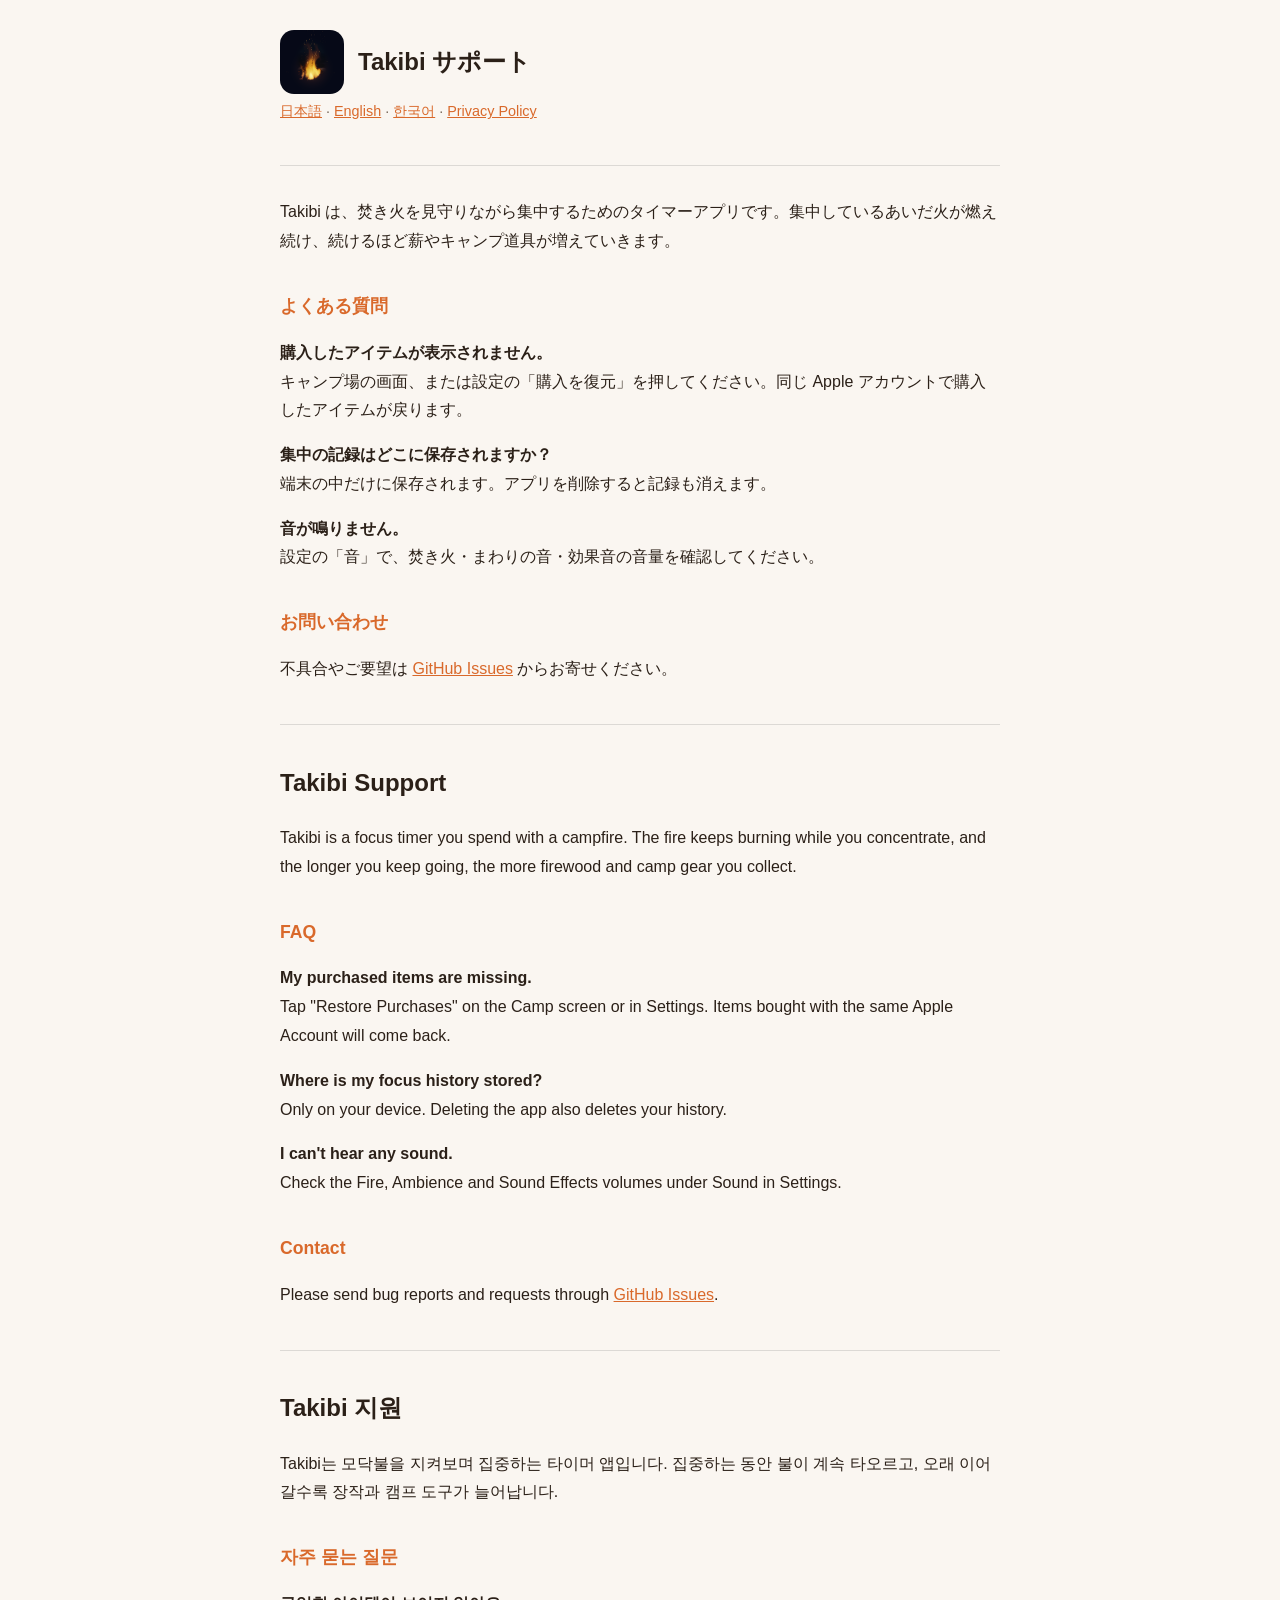
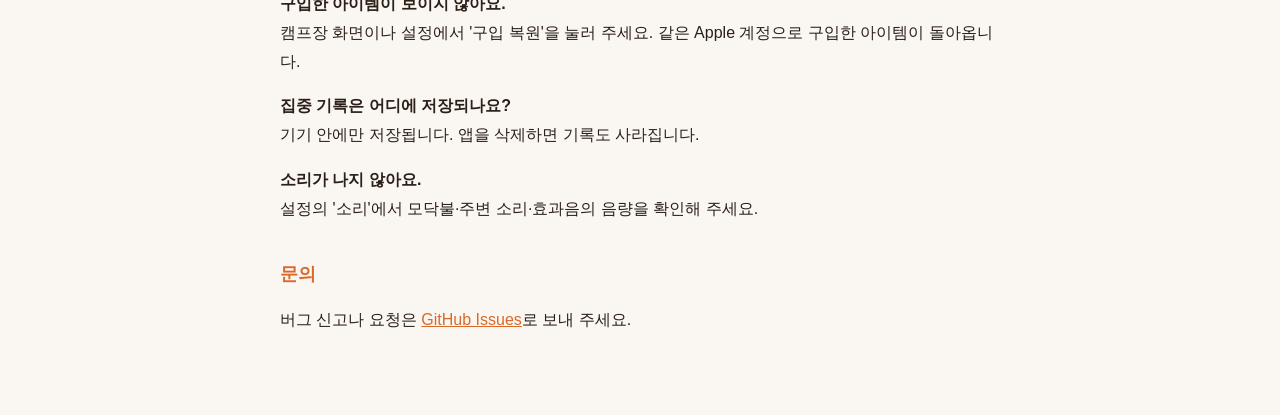
<file: index.html>
<!DOCTYPE html>
<html lang="ja">
<head>
<meta charset="utf-8">
<meta name="viewport" content="width=device-width, initial-scale=1">
<title>Takibi Support</title>
<link rel="stylesheet" href="style.css">
</head>
<body>
<header><img src="icon.png" alt=""><h1>Takibi サポート</h1></header>
<nav class="muted"><a href="#ja">日本語</a> · <a href="#en">English</a> · <a href="#ko">한국어</a> · <a href="privacy.html">Privacy Policy</a></nav>

<section id="ja">
<p>Takibi は、焚き火を見守りながら集中するためのタイマーアプリです。集中しているあいだ火が燃え続け、続けるほど薪やキャンプ道具が増えていきます。</p>
<h2>よくある質問</h2>
<p><b>購入したアイテムが表示されません。</b><br>キャンプ場の画面、または設定の「購入を復元」を押してください。同じ Apple アカウントで購入したアイテムが戻ります。</p>
<p><b>集中の記録はどこに保存されますか？</b><br>端末の中だけに保存されます。アプリを削除すると記録も消えます。</p>
<p><b>音が鳴りません。</b><br>設定の「音」で、焚き火・まわりの音・効果音の音量を確認してください。</p>
<h2>お問い合わせ</h2>
<p>不具合やご要望は <a href="https://github.com/TaigaYanai-git/Takibi/issues">GitHub Issues</a> からお寄せください。</p>
</section>

<section id="en" lang="en">
<h1>Takibi Support</h1>
<p>Takibi is a focus timer you spend with a campfire. The fire keeps burning while you concentrate, and the longer you keep going, the more firewood and camp gear you collect.</p>
<h2>FAQ</h2>
<p><b>My purchased items are missing.</b><br>Tap "Restore Purchases" on the Camp screen or in Settings. Items bought with the same Apple Account will come back.</p>
<p><b>Where is my focus history stored?</b><br>Only on your device. Deleting the app also deletes your history.</p>
<p><b>I can't hear any sound.</b><br>Check the Fire, Ambience and Sound Effects volumes under Sound in Settings.</p>
<h2>Contact</h2>
<p>Please send bug reports and requests through <a href="https://github.com/TaigaYanai-git/Takibi/issues">GitHub Issues</a>.</p>
</section>

<section id="ko" lang="ko">
<h1>Takibi 지원</h1>
<p>Takibi는 모닥불을 지켜보며 집중하는 타이머 앱입니다. 집중하는 동안 불이 계속 타오르고, 오래 이어 갈수록 장작과 캠프 도구가 늘어납니다.</p>
<h2>자주 묻는 질문</h2>
<p><b>구입한 아이템이 보이지 않아요.</b><br>캠프장 화면이나 설정에서 '구입 복원'을 눌러 주세요. 같은 Apple 계정으로 구입한 아이템이 돌아옵니다.</p>
<p><b>집중 기록은 어디에 저장되나요?</b><br>기기 안에만 저장됩니다. 앱을 삭제하면 기록도 사라집니다.</p>
<p><b>소리가 나지 않아요.</b><br>설정의 '소리'에서 모닥불·주변 소리·효과음의 음량을 확인해 주세요.</p>
<h2>문의</h2>
<p>버그 신고나 요청은 <a href="https://github.com/TaigaYanai-git/Takibi/issues">GitHub Issues</a>로 보내 주세요.</p>
</section>
</body>
</html>
</file>
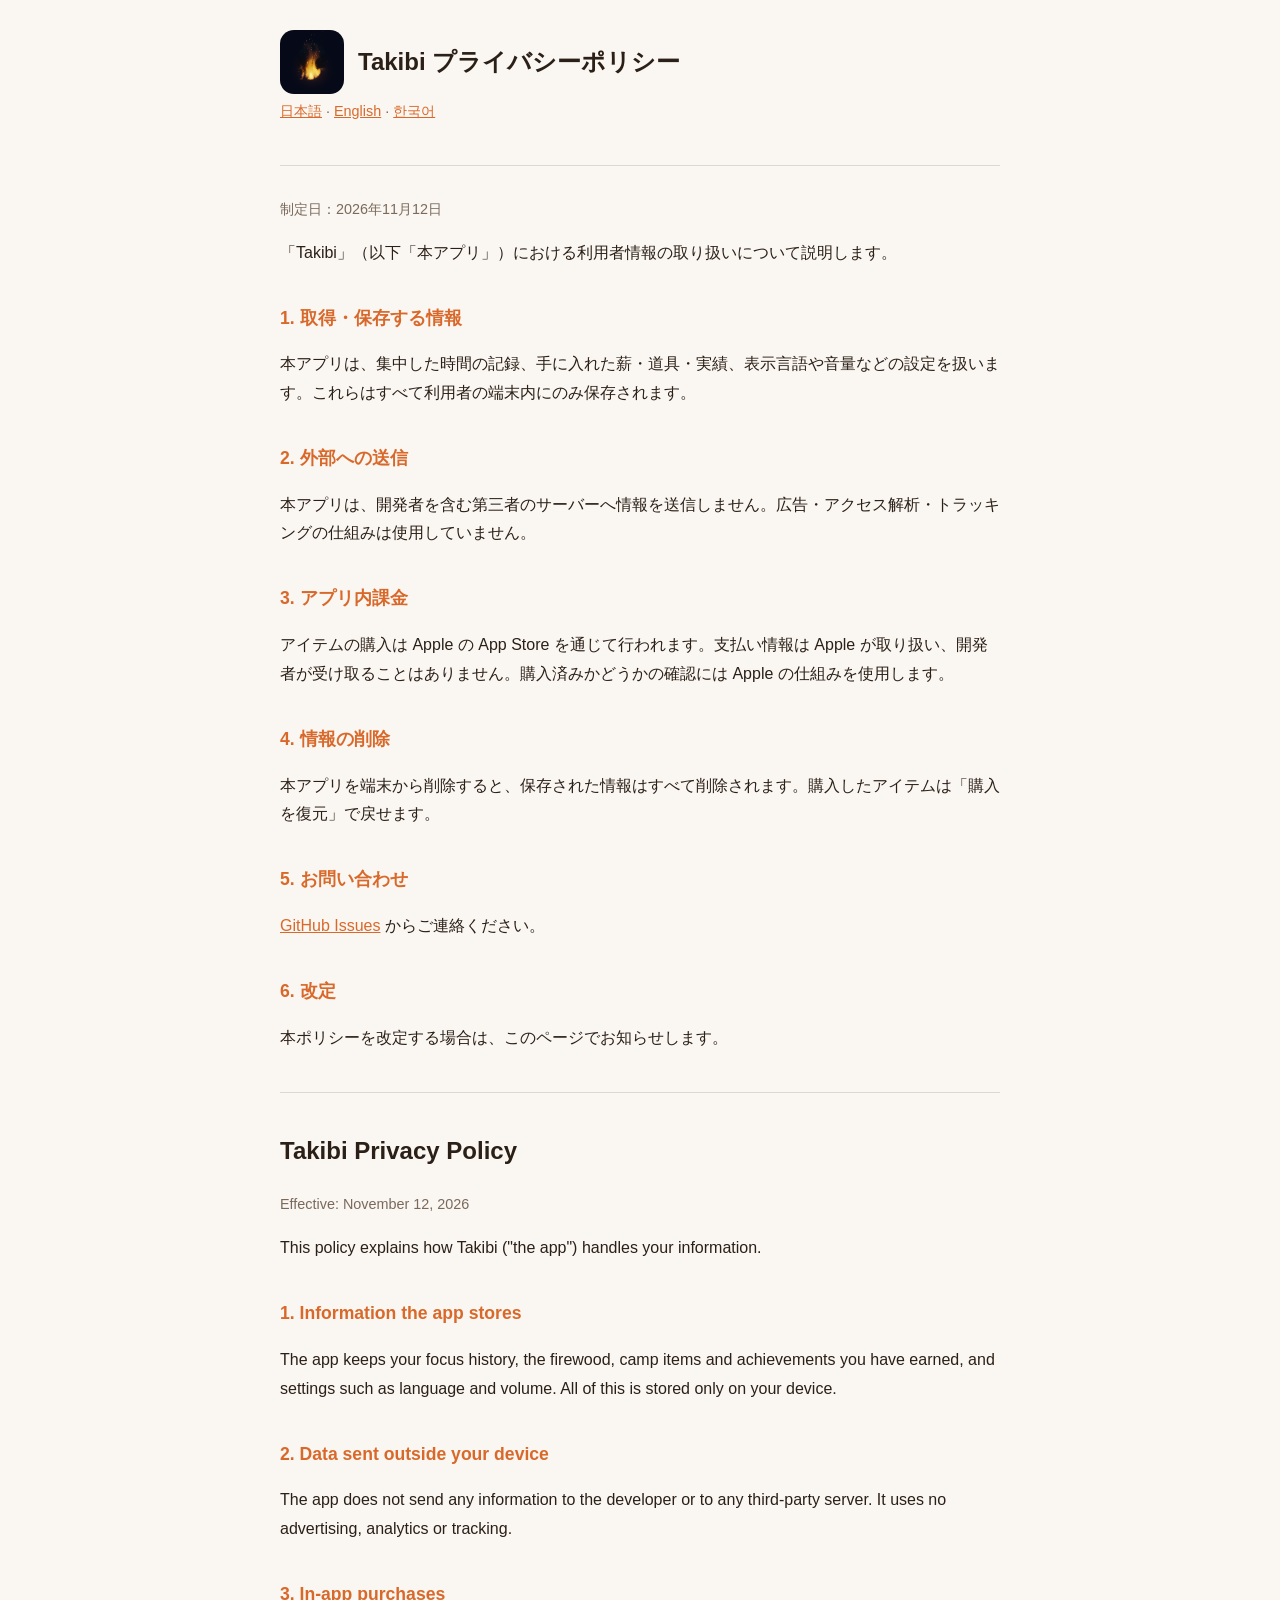
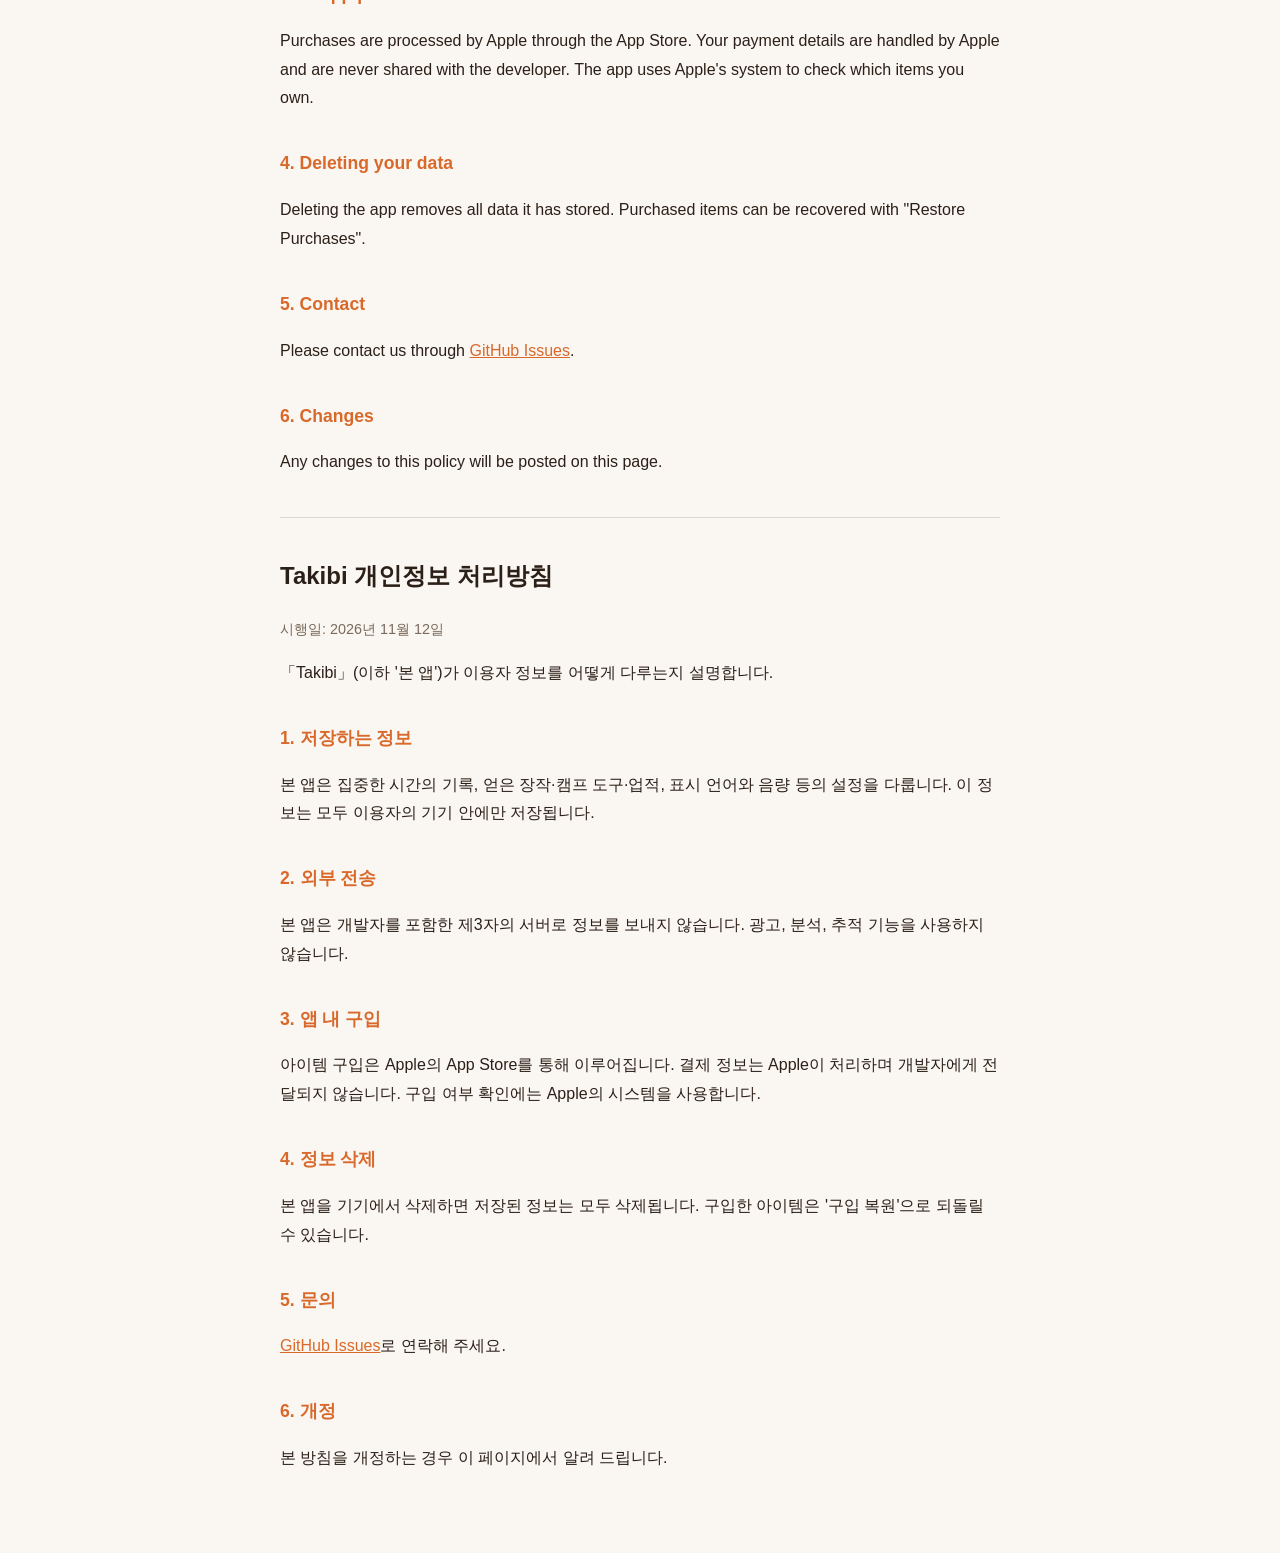
<file: privacy.html>
<!DOCTYPE html>
<html lang="ja">
<head>
<meta charset="utf-8">
<meta name="viewport" content="width=device-width, initial-scale=1">
<title>Takibi Privacy Policy</title>
<link rel="stylesheet" href="style.css">
</head>
<body>
<header><img src="icon.png" alt=""><h1>Takibi プライバシーポリシー</h1></header>
<nav class="muted"><a href="#ja">日本語</a> · <a href="#en">English</a> · <a href="#ko">한국어</a></nav>

<section id="ja">
<p class="muted">制定日：2026年11月12日</p>
<p>「Takibi」（以下「本アプリ」）における利用者情報の取り扱いについて説明します。</p>
<h2>1. 取得・保存する情報</h2>
<p>本アプリは、集中した時間の記録、手に入れた薪・道具・実績、表示言語や音量などの設定を扱います。これらはすべて利用者の端末内にのみ保存されます。</p>
<h2>2. 外部への送信</h2>
<p>本アプリは、開発者を含む第三者のサーバーへ情報を送信しません。広告・アクセス解析・トラッキングの仕組みは使用していません。</p>
<h2>3. アプリ内課金</h2>
<p>アイテムの購入は Apple の App Store を通じて行われます。支払い情報は Apple が取り扱い、開発者が受け取ることはありません。購入済みかどうかの確認には Apple の仕組みを使用します。</p>
<h2>4. 情報の削除</h2>
<p>本アプリを端末から削除すると、保存された情報はすべて削除されます。購入したアイテムは「購入を復元」で戻せます。</p>
<h2>5. お問い合わせ</h2>
<p><a href="https://github.com/TaigaYanai-git/Takibi/issues">GitHub Issues</a> からご連絡ください。</p>
<h2>6. 改定</h2>
<p>本ポリシーを改定する場合は、このページでお知らせします。</p>
</section>

<section id="en" lang="en">
<h1>Takibi Privacy Policy</h1>
<p class="muted">Effective: November 12, 2026</p>
<p>This policy explains how Takibi ("the app") handles your information.</p>
<h2>1. Information the app stores</h2>
<p>The app keeps your focus history, the firewood, camp items and achievements you have earned, and settings such as language and volume. All of this is stored only on your device.</p>
<h2>2. Data sent outside your device</h2>
<p>The app does not send any information to the developer or to any third-party server. It uses no advertising, analytics or tracking.</p>
<h2>3. In-app purchases</h2>
<p>Purchases are processed by Apple through the App Store. Your payment details are handled by Apple and are never shared with the developer. The app uses Apple's system to check which items you own.</p>
<h2>4. Deleting your data</h2>
<p>Deleting the app removes all data it has stored. Purchased items can be recovered with "Restore Purchases".</p>
<h2>5. Contact</h2>
<p>Please contact us through <a href="https://github.com/TaigaYanai-git/Takibi/issues">GitHub Issues</a>.</p>
<h2>6. Changes</h2>
<p>Any changes to this policy will be posted on this page.</p>
</section>

<section id="ko" lang="ko">
<h1>Takibi 개인정보 처리방침</h1>
<p class="muted">시행일: 2026년 11월 12일</p>
<p>「Takibi」(이하 '본 앱')가 이용자 정보를 어떻게 다루는지 설명합니다.</p>
<h2>1. 저장하는 정보</h2>
<p>본 앱은 집중한 시간의 기록, 얻은 장작·캠프 도구·업적, 표시 언어와 음량 등의 설정을 다룹니다. 이 정보는 모두 이용자의 기기 안에만 저장됩니다.</p>
<h2>2. 외부 전송</h2>
<p>본 앱은 개발자를 포함한 제3자의 서버로 정보를 보내지 않습니다. 광고, 분석, 추적 기능을 사용하지 않습니다.</p>
<h2>3. 앱 내 구입</h2>
<p>아이템 구입은 Apple의 App Store를 통해 이루어집니다. 결제 정보는 Apple이 처리하며 개발자에게 전달되지 않습니다. 구입 여부 확인에는 Apple의 시스템을 사용합니다.</p>
<h2>4. 정보 삭제</h2>
<p>본 앱을 기기에서 삭제하면 저장된 정보는 모두 삭제됩니다. 구입한 아이템은 '구입 복원'으로 되돌릴 수 있습니다.</p>
<h2>5. 문의</h2>
<p><a href="https://github.com/TaigaYanai-git/Takibi/issues">GitHub Issues</a>로 연락해 주세요.</p>
<h2>6. 개정</h2>
<p>본 방침을 개정하는 경우 이 페이지에서 알려 드립니다.</p>
</section>
</body>
</html>
</file>
<file: style.css>
:root { --fg:#2b2018; --bg:#faf6f1; --accent:#d9692b; --muted:#7a6a5c; }
@media (prefers-color-scheme: dark) { :root { --fg:#efe6dc; --bg:#14100d; --muted:#a8998b; } }
body { font-family: -apple-system, "Hiragino Sans", "Apple SD Gothic Neo", sans-serif; color:var(--fg); background:var(--bg);
       max-width: 720px; margin: 0 auto; padding: 24px 16px 64px; line-height: 1.8; }
h1 { font-size: 1.5rem; } h2 { font-size: 1.1rem; margin-top: 2em; color: var(--accent); }
section { border-top: 1px solid rgba(128,128,128,.25); margin-top: 2.5em; padding-top: 1em; }
nav a, a { color: var(--accent); } .muted { color: var(--muted); font-size: .9rem; }
header { display:flex; align-items:center; gap:14px; } header img { width:64px; height:64px; border-radius:14px; }
</file>
